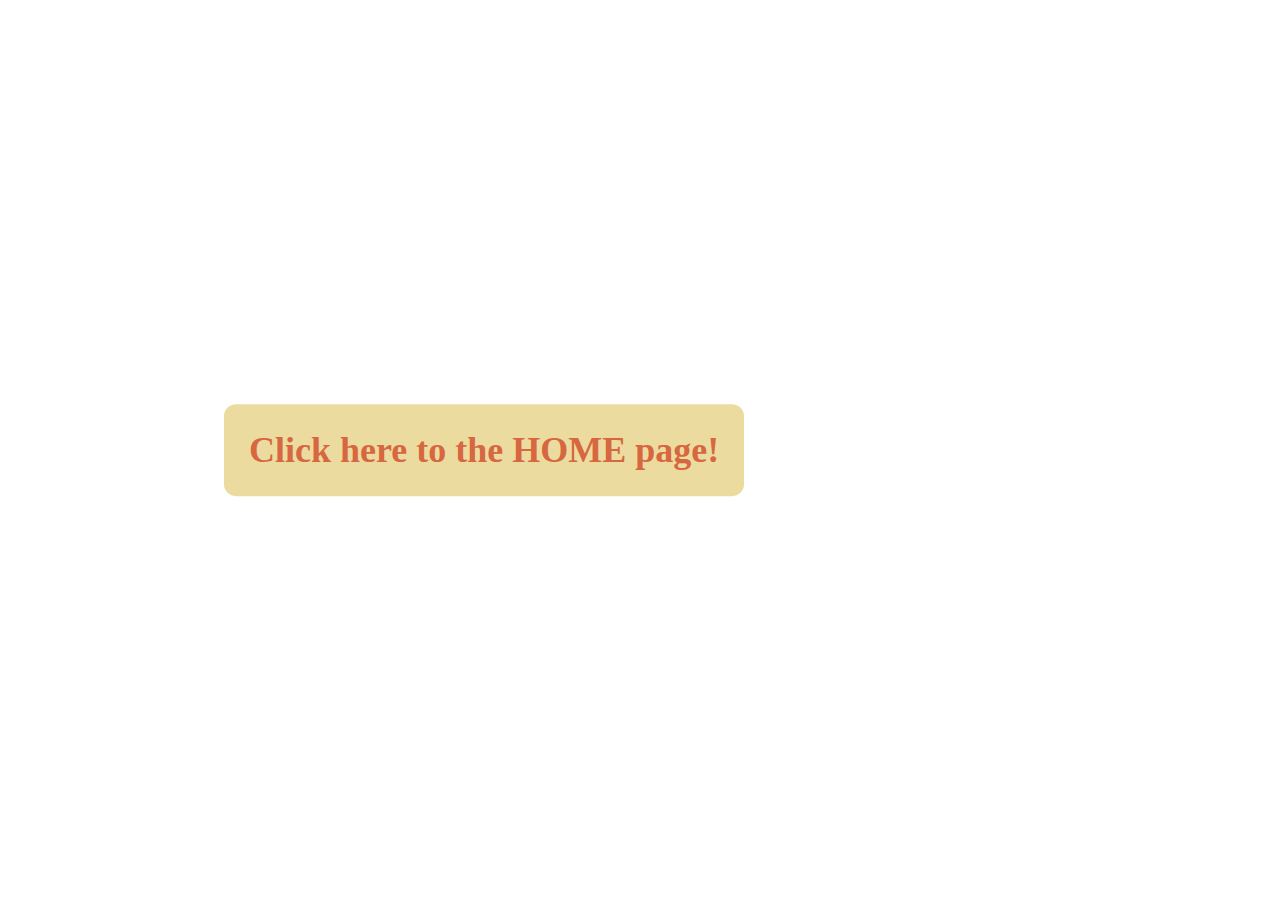
<file: index.html>
<!DOCTYPE html>
<html>
  <head>
    <title>Harmonic Collection</title>
    <link href="styles/styles.css" rel="stylesheet">
  </head>
  <body>
    <div class="home-button-layout text-center">
      <h2><a href="entry-1-1home.html" class="button-text">Click here to the HOME page!</a></h2>
    </div>
  </body>
</html>
</file>
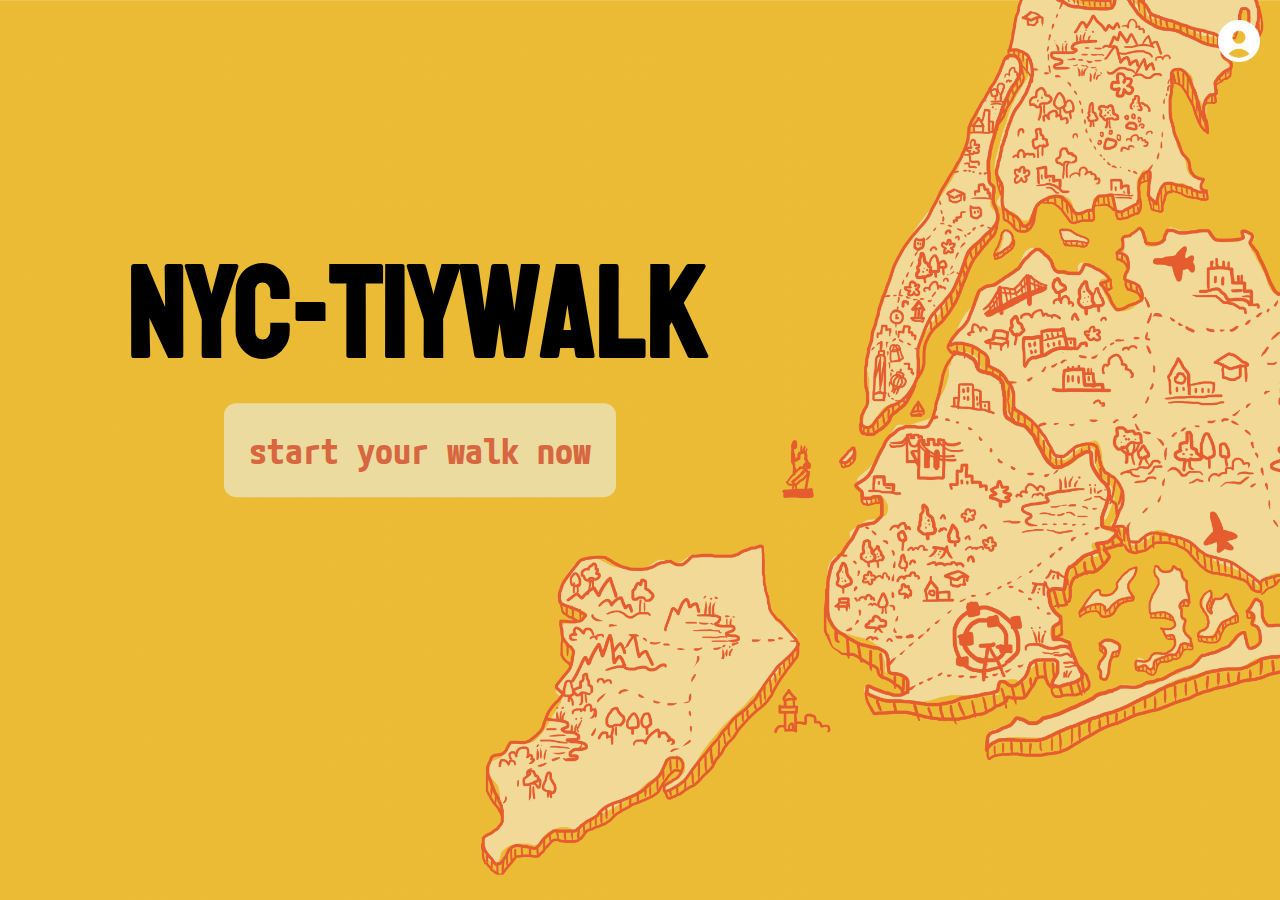
<file: entry-1-1home.html>
<!DOCTYPE html>
<html>
<head>
    <title>Entry1 NYCitywalk Home</title>
    <link href="styles/styles.css" rel="stylesheet">
    <link href="https://fonts.googleapis.com/css?family=Koulen" rel="stylesheet">
    <link href='https://fonts.googleapis.com/css?family=M PLUS Code Latin' rel='stylesheet'>
    <style>
        body {
            background-image: url("img/BG1.jpg");
            background-repeat: no-repeat;
            background-attachment: fixed;
            background-size: cover;
            background-color: #ecbc36;
        }
    </style>
</head>
  <body>
    <div class="profile-place">
        <a href="entry-?-profile.html">
        <img src="img/noun-profile-1052547.png" alt="My Profile" style="width:42px;height:42px;">
        </a>
    </div>
    <div class="home-layout-left text-center">
        <h1>NYC-tiywalk</h1>
    </div>
    <div class="home-button-layout text-center">
        <h2><a href="entry-1-2map.html" class="button-text">start your walk now</a></h2>
    </div>
  </body>
</html>
</file>
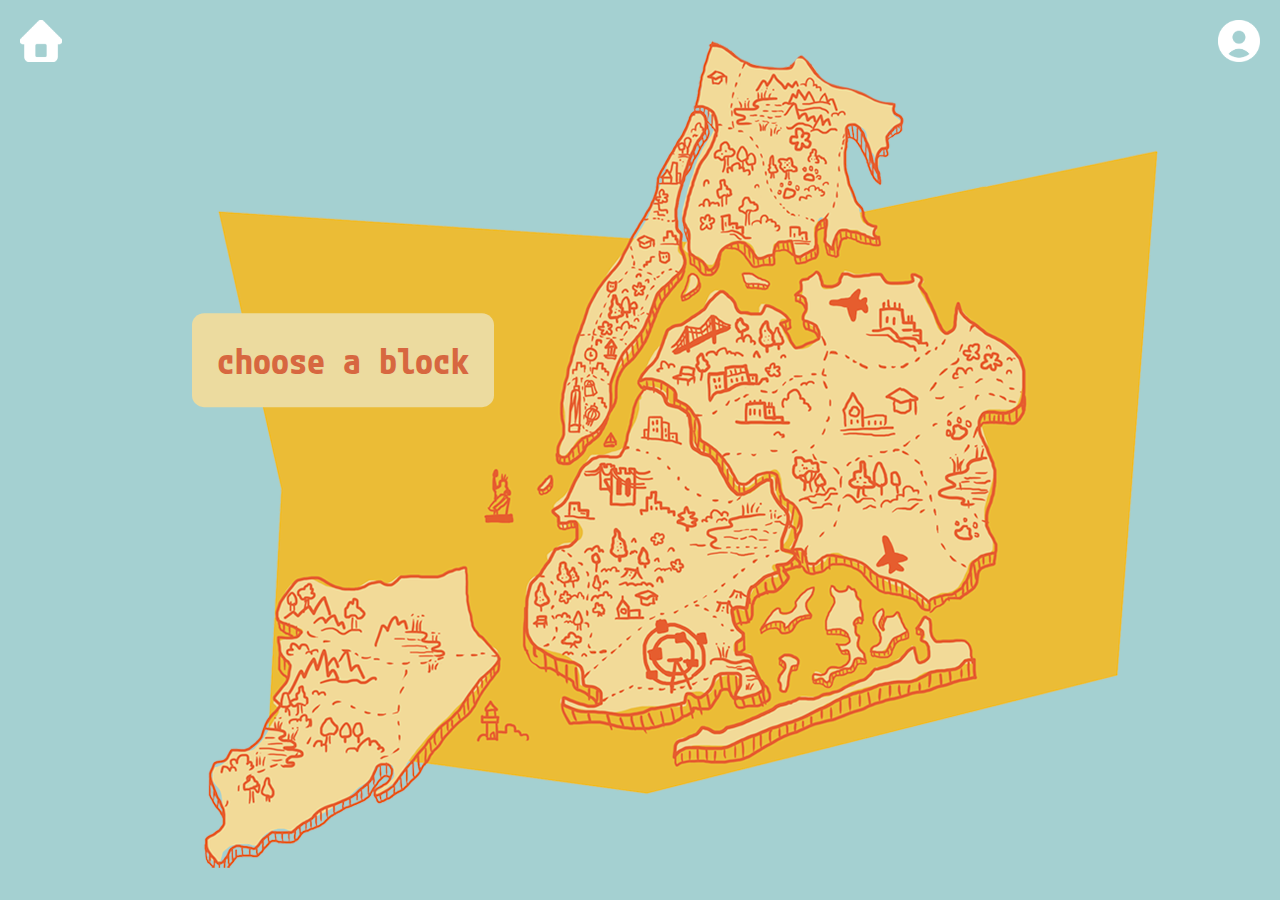
<file: entry-1-2map.html>
<!DOCTYPE html>
<html>
<head>
    <title>Entry1 NYCitywalk Home</title>
    <link href="styles/styles.css" rel="stylesheet">
    <link href="https://fonts.googleapis.com/css?family=Koulen" rel="stylesheet">
    <link href='https://fonts.googleapis.com/css?family=M PLUS Code Latin' rel='stylesheet'>
    <style>
        body {background-color: #a4d0d1;}
    </style>
</head>
  <body>
    <img src="img/block-map.png" usemap="#image-map" style="margin-left: auto;margin-right: auto;display: block; width:auto;margin-top: 3%;">
<!--add responsive code to mobile size-->
    <map name="image-map">
        <area target="_self" alt="Queens" title="Queens" href="entry-1-3queens.html" coords="904,242,797,236,760,264,707,250,658,286,632,340,673,368,693,412,726,445,762,441,783,466,799,532,809,575,799,624,748,672,669,685,651,722,682,735,813,707,959,652,982,629,1036,361,1013,280" shape="poly">  
    </map>
    <div class="profile-place">
        <a href="entry-?-profile.html">
        <img src="img/noun-profile-1052547.png" alt="My Profile" style="width:42px;height:42px;">
        </a>
    </div>
    <div class="home-place">
        <a href="entry-1-1home.html">
        <img src="img/home.png" alt="Home" style="width:42px;height:42px;">
        </a>
    </div>
    <div class="full-map-button-layout text-center">
        <h2>choose a block</h2>
    </div>
  </body>
</html>
</file>
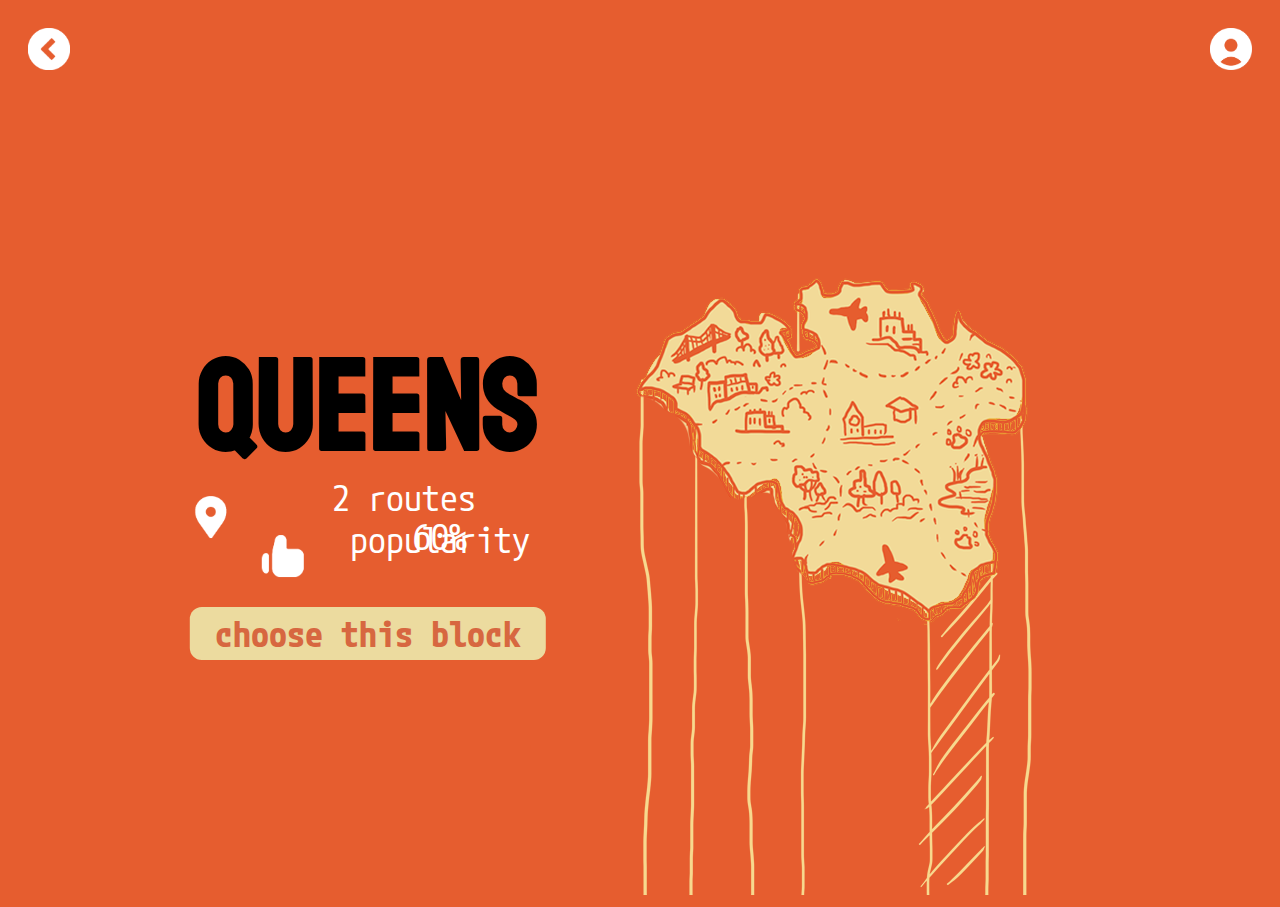
<file: entry-1-3queens.html>
<!DOCTYPE html>
<html>
<head>
    <title>Entry1 NYCitywalk Home</title>
    <link href="styles/styles.css" rel="stylesheet">
    <link href="https://fonts.googleapis.com/css?family=Koulen" rel="stylesheet">
    <link href='https://fonts.googleapis.com/css?family=M PLUS Code Latin' rel='stylesheet'>
    <style>
        body {
            background-color: #e65d2f;
        }
    </style>
</head>
  <body>
    <div class="block-map">
        <img src="img/queens-only.png" alt="Queens Block" style="height:max-content;width: auto;margin-top:3%;">
        <div class="queens-block">
            <h1>Queens</h1>
            <p><img src="img/location.png" alt="Location" style="float:inline-start;width:42px;height:42px;margin-inline-end:30px;">2 routes</p>
            <p><img src="img/thumbs-up.png" alt="Thumbs Up" style="float:inline-start;width:42px;height:42px;margin-inline-end:30px;">60% popularity</p>
            <h2 style="text-align: center;"><a href=entry-2.html>choose this block</a></h2>    
        </div>
        <div class="profile-place">
            <a href="entry-?-profile.html">
            <img src="img/noun-profile-1052547.png" alt="My Profile" style="width:42px;height:42px;">
            </a>
        </div>
        <div class="home-place">
            <a href="entry-1-2map.html">
            <img src="img/back.png" alt="Back" style="width:42px;height:42px;">
            </a>
        </div>    
    </div>
  </body>
</html>
</file>
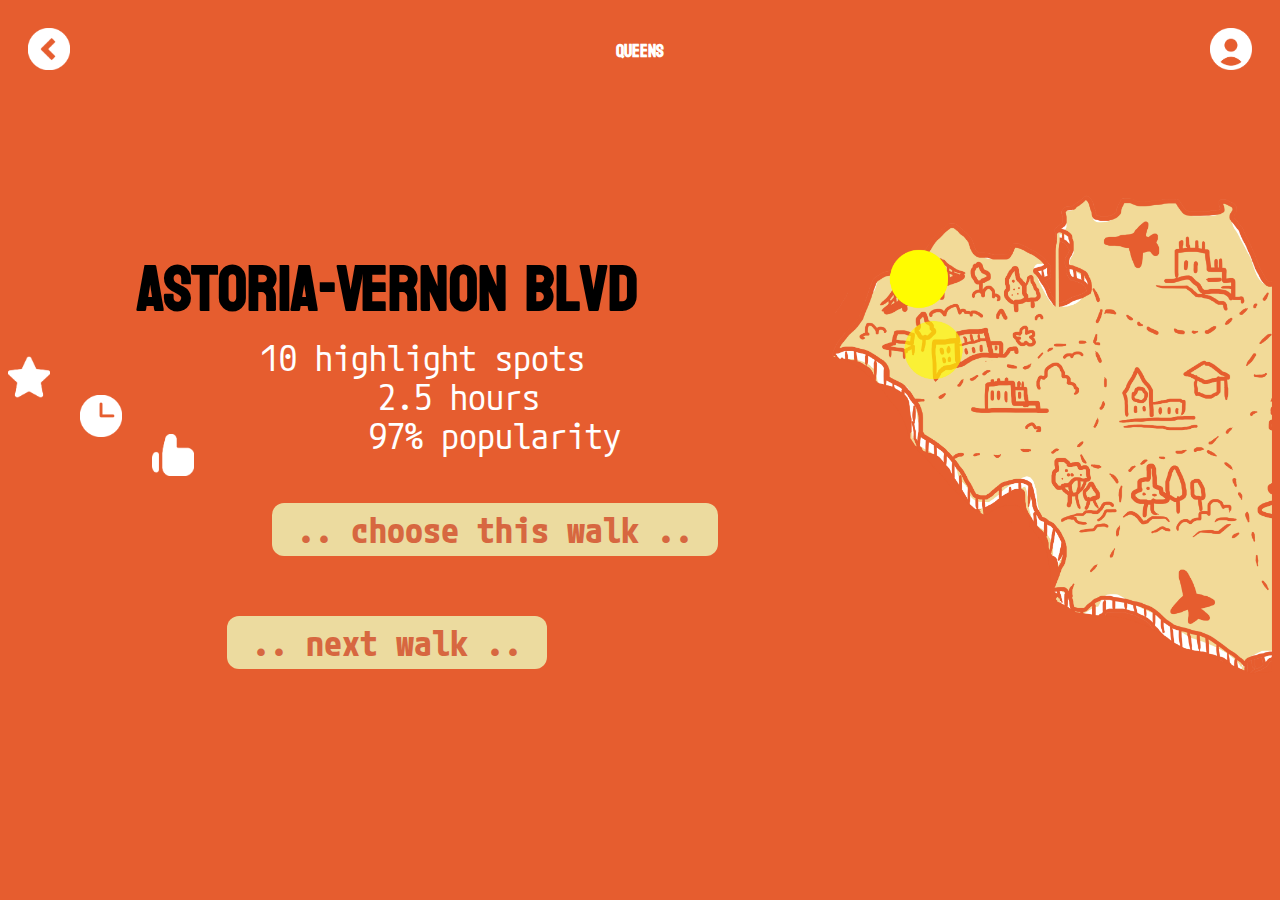
<file: entry-3.html>
<!DOCTYPE html>
<html>
  <head>
    <title>Entry3 Astoria to Vernon Blvd</title>
    <link href="styles/styles-choose-walk-page.css" rel="stylesheet">
    <link href="https://fonts.googleapis.com/css?family=Koulen" rel="stylesheet">
    <link href='https://fonts.googleapis.com/css?family=M PLUS Code Latin' rel='stylesheet'>
    <style>
        body {background-color: #e65d2f;}
    </style>
</head>
  <body>
    <body>
        <div class="sticky">
            <a href="entry-?-profile.html">
            <img src="img/noun-profile-1052547.png" alt="My Profile" style="width:42px;height:42px;position: absolute;top: 20px;right: 20px;">
            </a>
            <a href="entry-1-3queens.html">
            <img src="img/back.png" alt="Back" style="width:42px;height:42px;position:absolute;top: 20px;left: 20px;">
            </a>
            <h4 style="text-align: center;">Queens</h4>
        </div>
    <div style="overflow: auto;">
        <div class="main">
            <h3>Astoria-Vernon Blvd</h3>
            <p><img src="img/star.png" alt="Spot" style="float:inline-start;width:42px;height:42px;margin-inline-end:30px;">10 highlight spots</p>
            <p><img src="img/clock.png" alt="Time" style="float:inline-start;width:42px;height:42px;margin-inline-end:30px;">2.5 hours</p>
            <p><img src="img/thumbs-up.png" alt="Thumbs Up" style="float:inline-start;width:42px;height:42px;margin-inline-end:30px;">97% popularity</p>
            <h2><a href=entry-3-spot-intro.html>.. choose this walk ..</a></h2>    
            <h2><a href=entry-2.html>.. next walk ..</a></h2>    
        </div>
        <div class="map">
            <img src="img/a-vb.png" alt="Astoria-Vernon Blvd" style="width: 100%; height: auto;">
        </div>
    </div>
  </body>
</html>
</file>
<file: styles/styles.css>
h1 {
    color: rgb(0, 0, 0);
    font-family:"Koulen";
    font-size: 128px;
  }
h2 {
    color:#d76740;
    font-family: 'M PLUS Code Latin';
    font-size: 36px;
    background-color: #ecdb9f;
    display: inline-block;
    padding: 25px;
    cursor: pointer;
    border-radius: 12px;
  }
p {
    color: rgb(255, 255, 255);
    font-family: 'M PLUS Code Latin';
    font-size: 36px
  }
.layout-middle{position:absolute;top:50%;left:50%;transform:translate(-50%,-50%);-ms-transform:translate(-50%,-50%)}
.layout-left{position:absolute;top:50%;left:0%;transform:translate(0%,-50%);-ms-transform:translate(-0%,-50%)}
.home-layout-left{position:absolute;top:35%;left:10%;transform:translate(0%,-50%);-ms-transform:translate(-0%,-50%)}
.home-button-layout{position:absolute;top:50%;left:17.5%;transform:translate(0%,-50%);-ms-transform:translate(-0%,-50%)}
.queens-layout-left{position:absolute;top:50%;left:13%;transform:translate(0%,-50%);-ms-transform:translate(-0%,-50%)}
.full-map-button-layout{position:absolute;top:40%;left:15%;transform:translate(0%,-50%);-ms-transform:translate(-0%,-50%)}
.text-center{text-align:center}
.location-intro{text-align: left;line-height: 5px;}
.text-black{color:#000000}
.button-text:hover{color: #d76740;text-decoration:none;background-color: white;display:flex;cursor: pointer;border-radius: 12px;}:link{color: #d76740;text-decoration: none;}:visited{color: #d76740;text-decoration: none;}
.profile-place{position: absolute;top: 20px;right: 20px;}
.setting-place{position:absolute;bottom: 20px;right: 20px;}
.home-place{position:absolute;top: 20px;left: 20px;}
.block-map {
  position: relative;
  text-align: center;
}
.queens-block {
  position: absolute;
  top: 60%;
  left:20%;
  transform: translate(-20%, -60%);
  line-height: 3px;
}
div.sticky{
  position: -webkit-sticky;
  position: sticky;
  top: 0;
  padding: 3px;
  background-color: #e65d2f;
}
</file>
<file: styles/styles-choose-walk-page.css>
/*stylesheet for all pages that ask users to choose a walk in a block*/
h1 {
    color: rgb(0, 0, 0);
    font-family:"Koulen";
    font-size: 128px;
  }
h2 {
    color:#d76740;
    font-family: 'M PLUS Code Latin';
    font-size: 36px;
    background-color: #ecdb9f;
    display: inline-block;
    padding: 25px;
    cursor: pointer;
    border-radius: 12px;
  }
p {
    color: rgb(255, 255, 255);
    font-family: 'M PLUS Code Latin';
    font-size: 36px
  }
h3 {
    color:#000000;
    font-family:"Koulen";
    font-size: 64px
}
h4 {
    color:white;
    font-family:"Koulen";
    font-size: 18px
}
.layout-middle{position:absolute;top:50%;left:50%;transform:translate(-50%,-50%);-ms-transform:translate(-50%,-50%)}
.layout-left{position:absolute;top:50%;left:0%;transform:translate(0%,-50%);-ms-transform:translate(-0%,-50%)}
.home-layout-left{position:absolute;top:35%;left:10%;transform:translate(0%,-50%);-ms-transform:translate(-0%,-50%)}
.home-button-layout{position:absolute;top:50%;left:17.5%;transform:translate(0%,-50%);-ms-transform:translate(-0%,-50%)}
.queens-layout-left{position:absolute;top:50%;left:13%;transform:translate(0%,-50%);-ms-transform:translate(-0%,-50%)}
.full-map-button-layout{position:absolute;top:40%;left:15%;transform:translate(0%,-50%);-ms-transform:translate(-0%,-50%)}
.text-center{text-align:center}
.location-intro{text-align: left;line-height: 5px;}
.text-black{color:#000000}
.button-text:hover{color: #d76740;text-decoration:none;background-color: white;display:flex;cursor: pointer;border-radius: 12px;}:link{color: #d76740;text-decoration: none;}:visited{color: #d76740;text-decoration: none;}
.profile-place{position: absolute;top: 20px;right: 20px;}
.setting-place{position:absolute;bottom: 20px;right: 20px;}
.home-place{position:absolute;top: 20px;left: 20px;}
* {
  box-sizing: border-box;
}
.main {
  float: left;
  width: 60%;
  text-align: center;
  padding:0px;
  margin-top:130px;
  line-height: 3px;
}
.map {
    float: left;
    width: 40%;
    text-align:right;
    padding:auto;
    margin-top:80px;
    object-fit:cover;
  }
@media only screen and (max-width: 1000px) {
    .map, .main {
      width: 100%;
    }
  }
  div.sticky{
    position: -webkit-sticky;
    position: sticky;
    top: 0;
    padding: 3px;
    background-color: #e65d2f;
}
</file>
